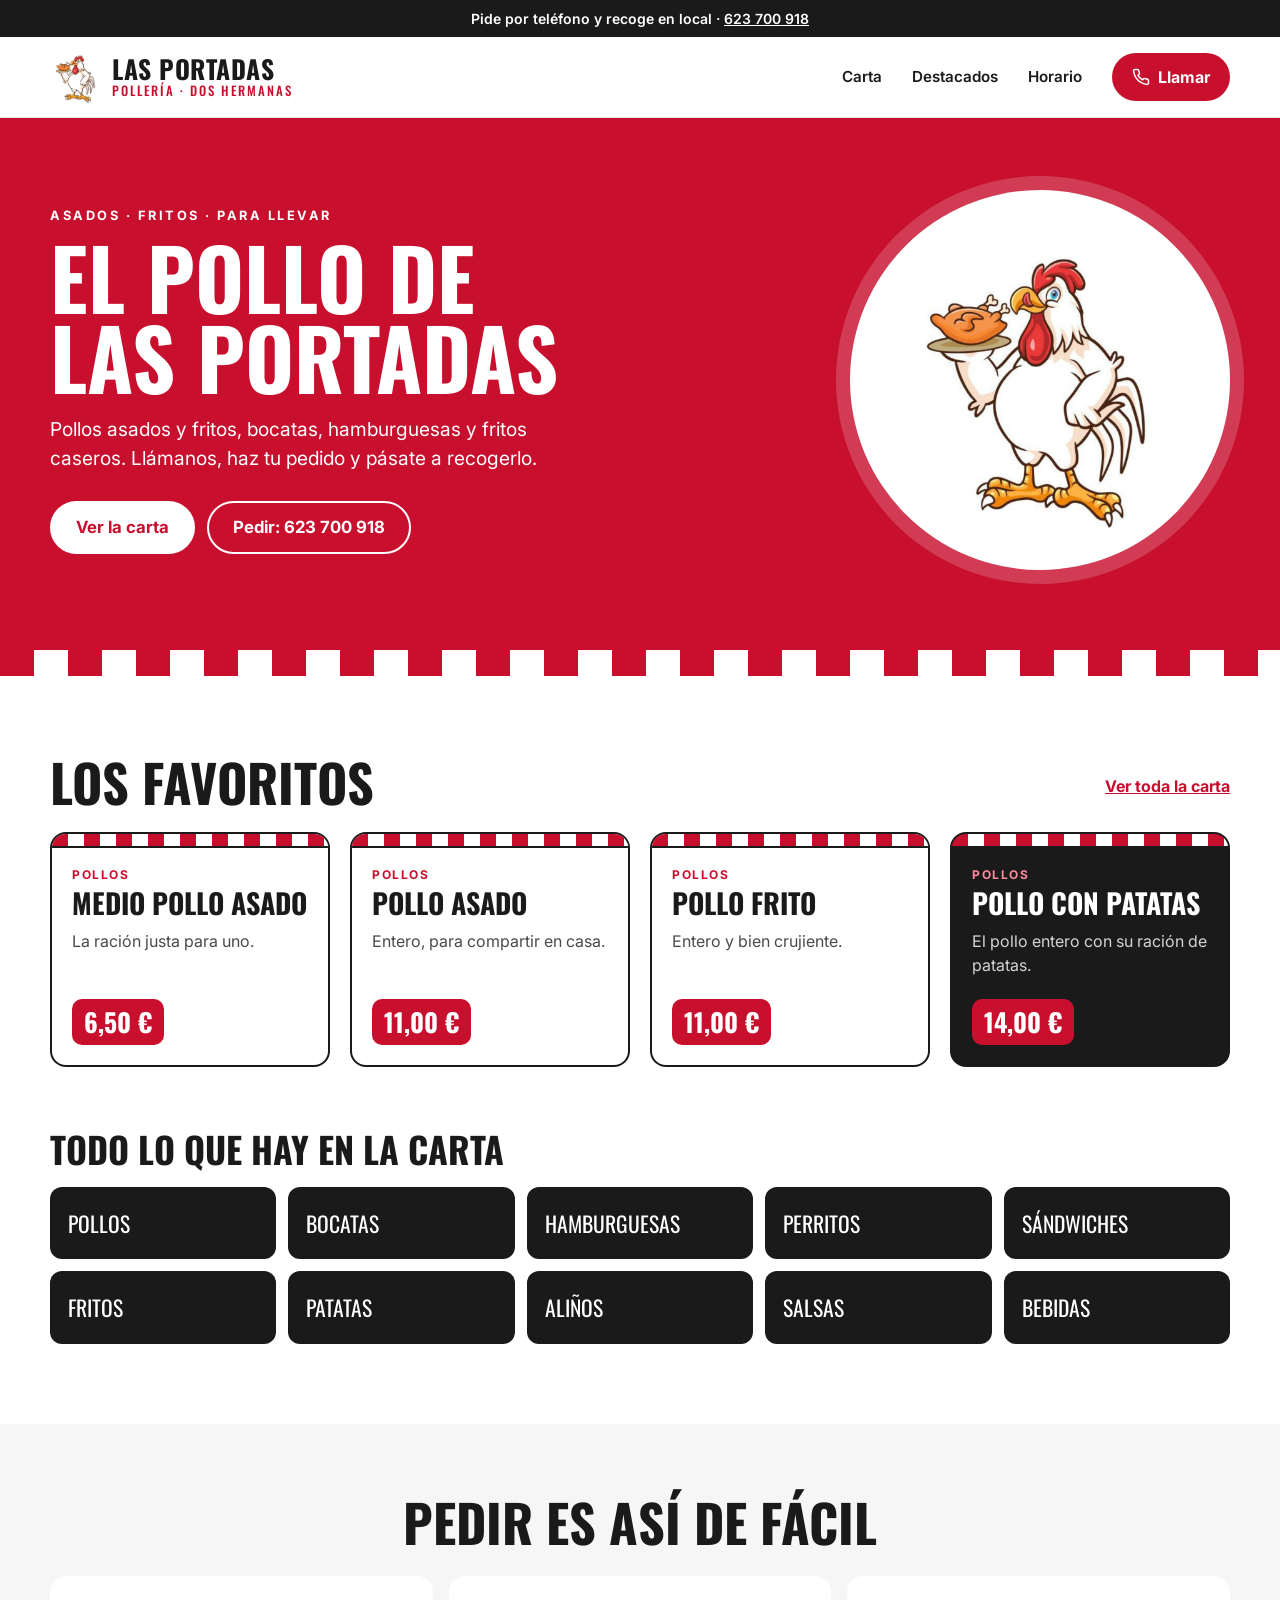
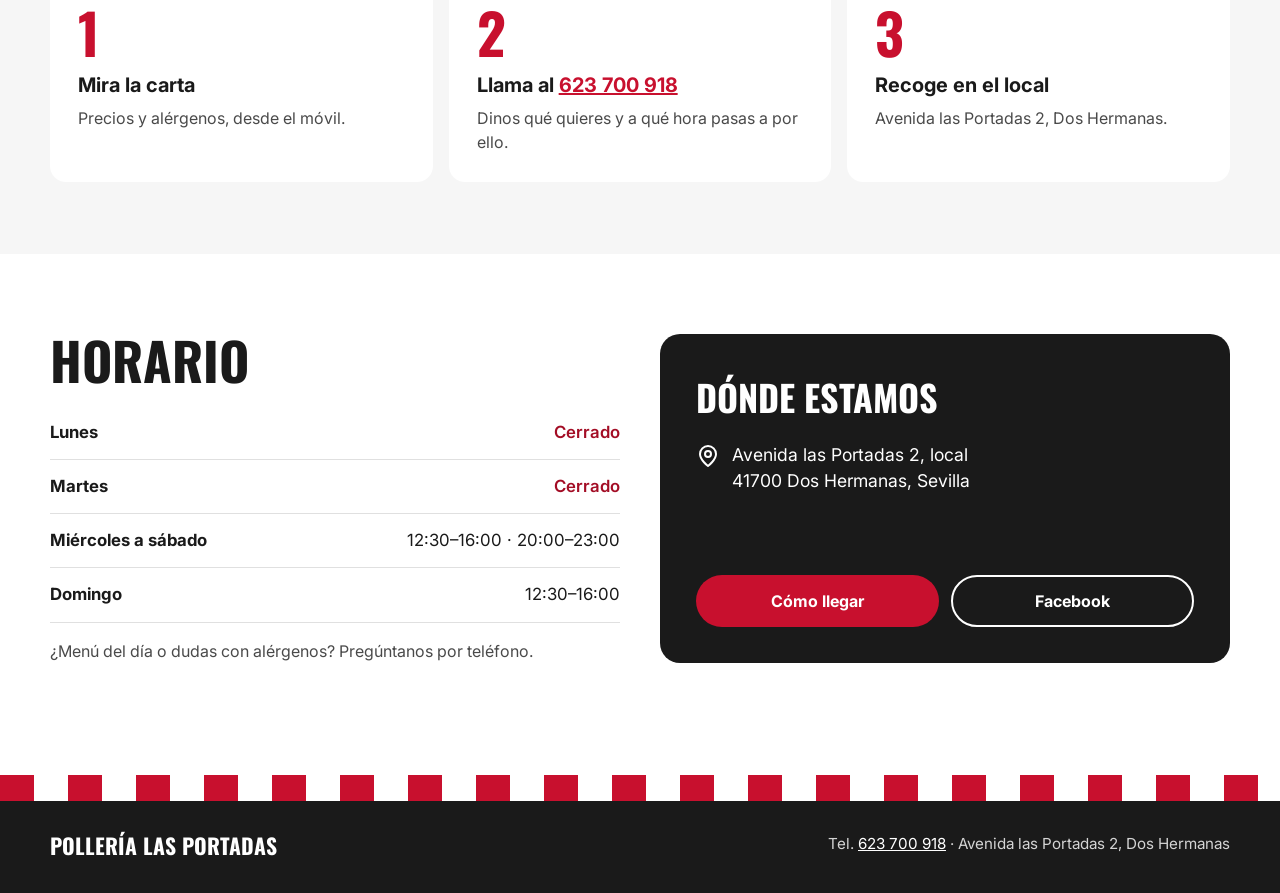
<file: index.html>
<!doctype html>
<html lang="es">
<head>
    <meta charset="utf-8">
    <meta name="viewport" content="width=device-width, initial-scale=1">
    <title>Pollería Las Portadas</title>
    <meta name="description" content="Pollos asados, fritos, bocatas, hamburguesas, sándwiches, fritos y mucho más. Consulta nuestra carta online.">
    <meta name="theme-color" content="#C8102E">
    <link rel="icon" type="image/png" href="carta/logo-polleria.png">
    <script async src="https://www.googletagmanager.com/gtag/js?id=G-RHN89GTXF9"></script>
    <script>
      window.dataLayer = window.dataLayer || [];
      function gtag(){dataLayer.push(arguments);}
      gtag('js', new Date());

      gtag('config', 'G-RHN89GTXF9');
    </script>
    <link rel="preconnect" href="https://fonts.googleapis.com">
    <link rel="preconnect" href="https://fonts.gstatic.com" crossorigin>
    <link rel="stylesheet" href="https://fonts.googleapis.com/css2?family=Oswald:wght@500;700&family=Inter:wght@400;600;700&display=swap">
    <link rel="stylesheet" href="web.css">
</head>
<body>
    <a href="#contenido" class="skip-link">Saltar al contenido</a>

    <div class="topbar">
        Pide por teléfono y recoge en local · <a href="tel:+34623700918">623 700 918</a>
    </div>

    <header class="header">
        <div class="container header__inner">
            <a href="./" class="brand" aria-label="Ir al inicio de Pollería Las Portadas">
                <img src="carta/logo-polleria.png" alt="" class="brand__logo" width="52" height="52">
                <span class="brand__text">
                    <span class="brand__name">Las Portadas</span>
                    <span class="brand__tag">Pollería · Dos Hermanas</span>
                </span>
            </a>

            <nav class="nav" aria-label="Navegación principal">
                <a href="carta/index.html" class="nav__link">Carta</a>
                <a href="#destacados" class="nav__link">Destacados</a>
                <a href="#horario" class="nav__link">Horario</a>
            </nav>

            <a href="tel:+34623700918" class="button button--call">
                <svg class="icon" viewBox="0 0 24 24" aria-hidden="true"><path d="M22 16.9v3a2 2 0 0 1-2.2 2 19.8 19.8 0 0 1-8.6-3.1 19.5 19.5 0 0 1-6-6A19.8 19.8 0 0 1 2.1 4.2 2 2 0 0 1 4.1 2h3a2 2 0 0 1 2 1.7c.1.9.4 1.8.7 2.7a2 2 0 0 1-.5 2.1L8 9.8a16 16 0 0 0 6 6l1.3-1.3a2 2 0 0 1 2.1-.4c.9.3 1.8.6 2.7.7a2 2 0 0 1 1.7 2z"/></svg>
                Llamar
            </a>
        </div>
    </header>

    <main id="contenido">
        <section class="hero">
            <div class="container hero__inner">
                <div class="hero__content">
                    <p class="hero__eyebrow">Asados · Fritos · Para llevar</p>
                    <h1 class="hero__title">El pollo de<br>Las Portadas</h1>
                    <p class="hero__text">
                        Pollos asados y fritos, bocatas, hamburguesas y fritos caseros.
                        Llámanos, haz tu pedido y pásate a recogerlo.
                    </p>
                    <div class="hero__actions">
                        <a href="carta/index.html" class="button button--light">Ver la carta</a>
                        <a href="tel:+34623700918" class="button button--outline">Pedir: 623 700 918</a>
                    </div>
                </div>

                <div class="hero__visual">
                    <div class="hero__badge">
                        <img src="carta/logo-polleria.png" alt="Mascota de Pollería Las Portadas: un gallo con un pollo asado" width="300" height="300">
                    </div>
                </div>
            </div>
            <div class="stripes" aria-hidden="true"></div>
        </section>

        <section class="section" id="destacados">
            <div class="container">
                <div class="section__head">
                    <h2 class="section__title">Los favoritos</h2>
                    <a href="carta/index.html" class="section__link">Ver toda la carta</a>
                </div>

                <div class="products">
                    <article class="product">
                        <div class="product__stripes" aria-hidden="true"></div>
                        <div class="product__body">
                            <p class="product__category">Pollos</p>
                            <h3 class="product__name">Medio pollo asado</h3>
                            <p class="product__text">La ración justa para uno.</p>
                            <p class="product__price">6,50 €</p>
                        </div>
                    </article>

                    <article class="product">
                        <div class="product__stripes" aria-hidden="true"></div>
                        <div class="product__body">
                            <p class="product__category">Pollos</p>
                            <h3 class="product__name">Pollo asado</h3>
                            <p class="product__text">Entero, para compartir en casa.</p>
                            <p class="product__price">11,00 €</p>
                        </div>
                    </article>

                    <article class="product">
                        <div class="product__stripes" aria-hidden="true"></div>
                        <div class="product__body">
                            <p class="product__category">Pollos</p>
                            <h3 class="product__name">Pollo frito</h3>
                            <p class="product__text">Entero y bien crujiente.</p>
                            <p class="product__price">11,00 €</p>
                        </div>
                    </article>

                    <article class="product product--featured">
                        <div class="product__stripes" aria-hidden="true"></div>
                        <div class="product__body">
                            <p class="product__category">Pollos</p>
                            <h3 class="product__name">Pollo con patatas</h3>
                            <p class="product__text">El pollo entero con su ración de patatas.</p>
                            <p class="product__price">14,00 €</p>
                        </div>
                    </article>
                </div>
            </div>
        </section>

        <section class="section section--tight">
            <div class="container">
                <h2 class="section__title section__title--small">Todo lo que hay en la carta</h2>
                <ul class="categories">
                    <li><a href="carta/index.html">Pollos</a></li>
                    <li><a href="carta/index.html">Bocatas</a></li>
                    <li><a href="carta/index.html">Hamburguesas</a></li>
                    <li><a href="carta/index.html">Perritos</a></li>
                    <li><a href="carta/index.html">Sándwiches</a></li>
                    <li><a href="carta/index.html">Fritos</a></li>
                    <li><a href="carta/index.html">Patatas</a></li>
                    <li><a href="carta/index.html">Aliños</a></li>
                    <li><a href="carta/index.html">Salsas</a></li>
                    <li><a href="carta/index.html">Bebidas</a></li>
                </ul>
            </div>
        </section>

        <section class="steps">
            <div class="container">
                <h2 class="section__title section__title--center">Pedir es así de fácil</h2>
                <ol class="steps__list">
                    <li class="step">
                        <span class="step__number" aria-hidden="true">1</span>
                        <h3 class="step__title">Mira la carta</h3>
                        <p class="step__text">Precios y alérgenos, desde el móvil.</p>
                    </li>
                    <li class="step">
                        <span class="step__number" aria-hidden="true">2</span>
                        <h3 class="step__title">Llama al <a href="tel:+34623700918">623 700 918</a></h3>
                        <p class="step__text">Dinos qué quieres y a qué hora pasas a por ello.</p>
                    </li>
                    <li class="step">
                        <span class="step__number" aria-hidden="true">3</span>
                        <h3 class="step__title">Recoge en el local</h3>
                        <p class="step__text">Avenida las Portadas 2, Dos Hermanas.</p>
                    </li>
                </ol>
            </div>
        </section>

        <section class="section" id="horario">
            <div class="container visit">
                <div class="visit__hours">
                    <h2 class="section__title">Horario</h2>
                    <dl class="hours">
                        <div class="hours__row">
                            <dt>Lunes</dt>
                            <dd class="is-closed">Cerrado</dd>
                        </div>
                        <div class="hours__row">
                            <dt>Martes</dt>
                            <dd class="is-closed">Cerrado</dd>
                        </div>
                        <div class="hours__row">
                            <dt>Miércoles a sábado</dt>
                            <dd>12:30–16:00 · 20:00–23:00</dd>
                        </div>
                        <div class="hours__row">
                            <dt>Domingo</dt>
                            <dd>12:30–16:00</dd>
                        </div>
                    </dl>
                    <p class="visit__note">¿Menú del día o dudas con alérgenos? Pregúntanos por teléfono.</p>
                </div>

                <div class="visit__place">
                    <h2 class="visit__title">Dónde estamos</h2>
                    <p class="visit__address">
                        <svg class="icon icon--big" viewBox="0 0 24 24" aria-hidden="true"><path d="M20 10c0 6-8 12-8 12s-8-6-8-12a8 8 0 0 1 16 0z"/><circle cx="12" cy="10" r="3"/></svg>
                        <span>Avenida las Portadas 2, local<br>41700 Dos Hermanas, Sevilla</span>
                    </p>
                    <div class="visit__actions">
                        <a href="https://maps.app.goo.gl/CwfVTnTK6tAssZpx7" class="button button--red" target="_blank" rel="noopener noreferrer">Cómo llegar</a>
                        <a href="https://www.facebook.com/61581440820472/?locale=es_ES" class="button button--outline" target="_blank" rel="noopener noreferrer">Facebook</a>
                    </div>
                </div>
            </div>
        </section>
    </main>

    <footer class="footer">
        <div class="stripes stripes--thin" aria-hidden="true"></div>
        <div class="container footer__inner">
            <strong class="footer__brand">Pollería Las Portadas</strong>
            <span>Tel. <a href="tel:+34623700918">623 700 918</a> · Avenida las Portadas 2, Dos Hermanas</span>
        </div>
    </footer>
</body>
</html>
</file>
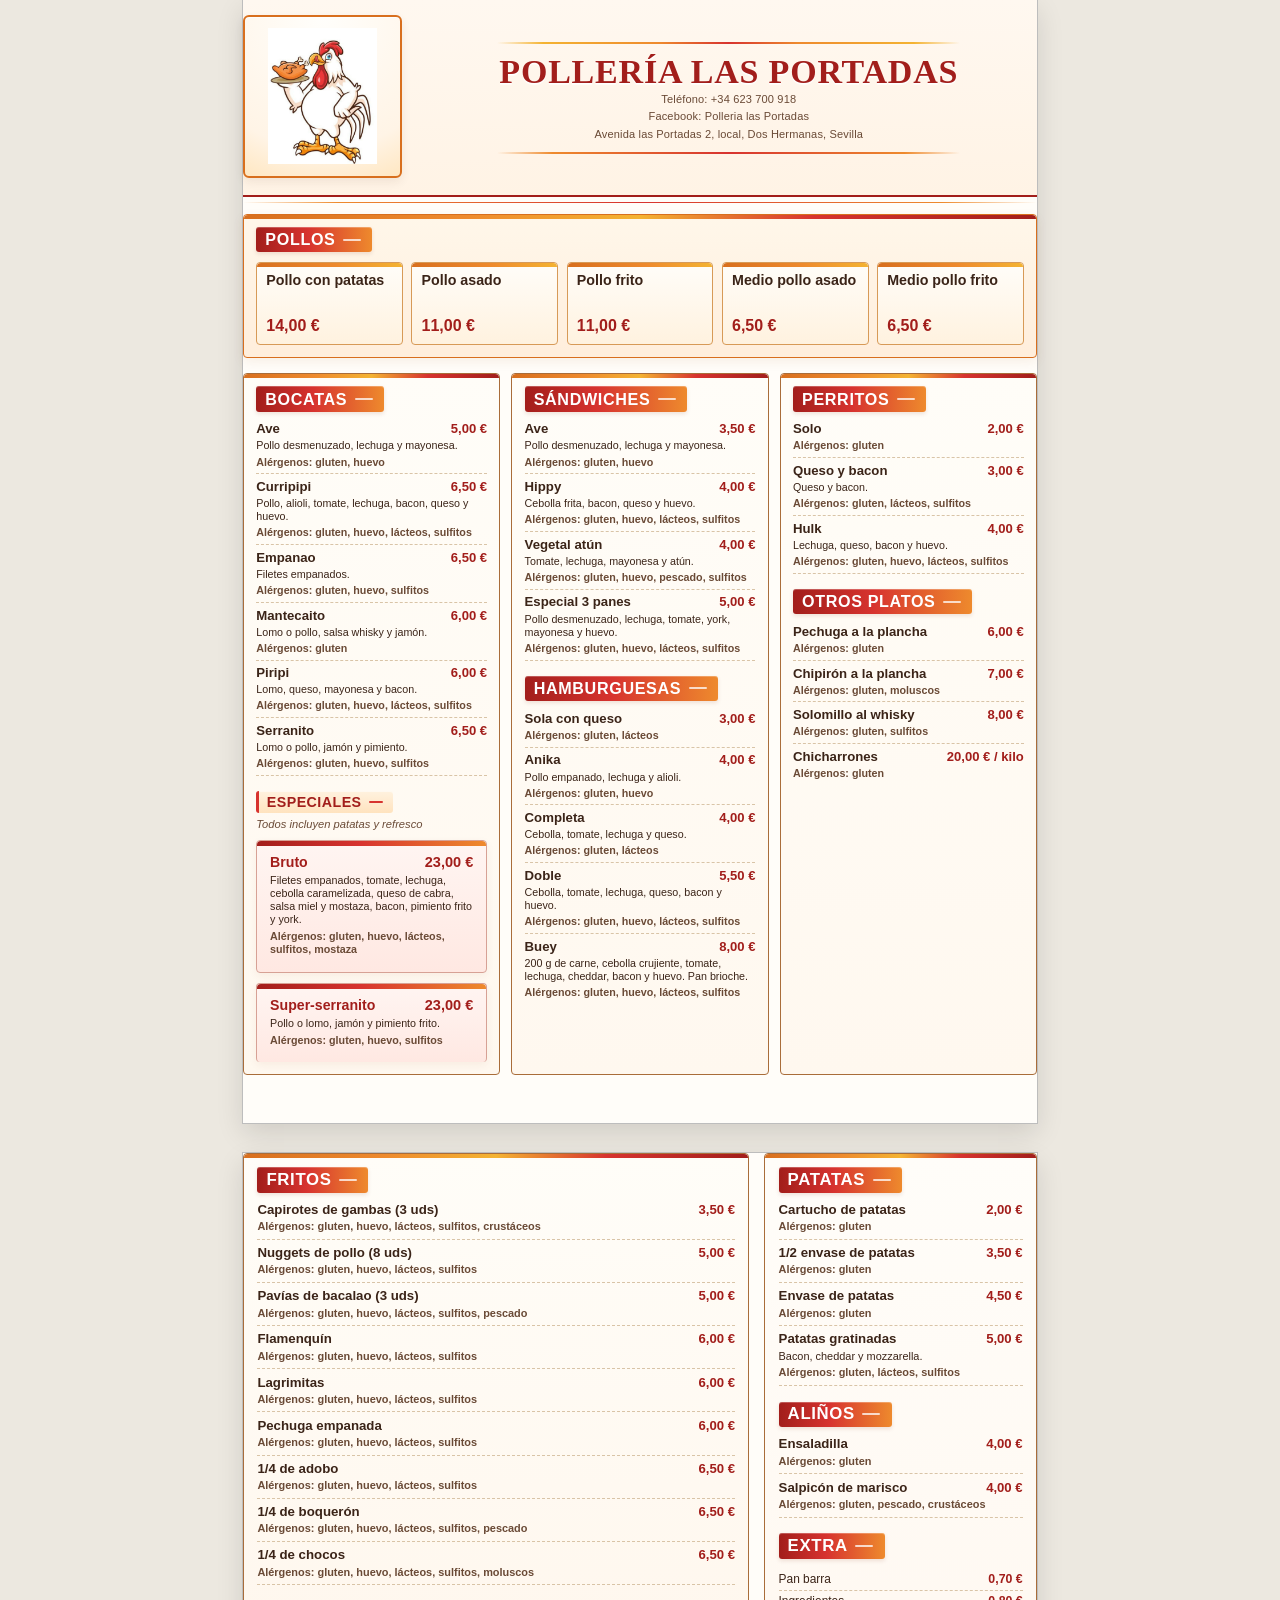
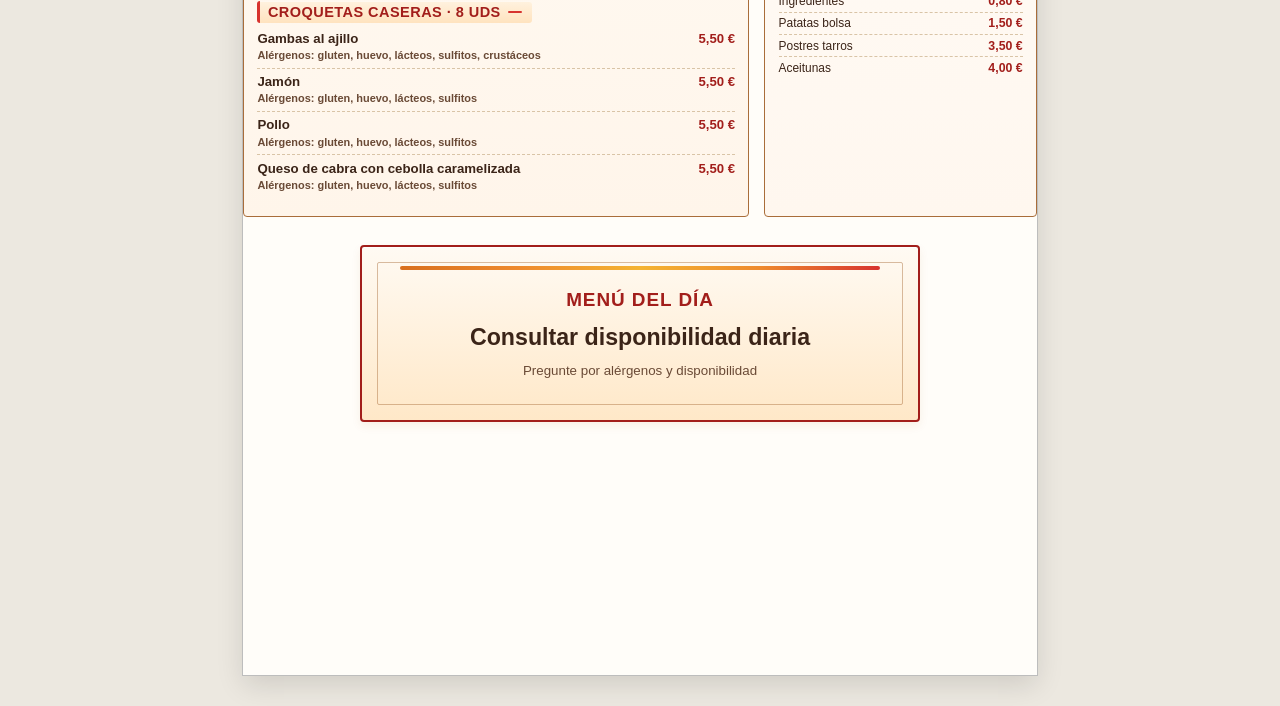
<file: carta/index.html>
<!doctype html>
<html lang="es">
<head>
    <meta charset="utf-8">
    <meta name="viewport" content="width=device-width,initial-scale=1">
    <title>Pollería Las Portadas · Carta</title>
    <link rel="stylesheet" href="carta.css">
</head>
<body>
    <main class="menu-print">
        <section class="sheet front">
            <header class="hero">
                <div class="hero__logo-wrap">
                    <img src="logo-polleria.png" alt="Logo de Pollería Las Portadas" class="hero__logo">
                </div>
                <div class="hero__content">
                    <div class="hero__title-block">
                        <h1>Pollería Las Portadas</h1>
                        <p class="hero__contact">Teléfono: +34 623 700 918</p>
                        <p class="hero__contact">Facebook: Polleria las Portadas</p>
                        <p class="hero__contact">Avenida las Portadas 2, local, Dos Hermanas, Sevilla</p>
                    </div>
                </div>
            </header>

            <section class="card card--hero">
                <div class="section-title-wrap">
                    <h2 class="section-title">Pollos</h2>
                </div>
                <div class="pollos-grid">
                    <article class="poll-item">
                        <h3>Pollo con patatas</h3>
                        <strong>14,00 €</strong>
                    </article>
                    <article class="poll-item">
                        <h3>Pollo asado</h3>
                        <strong>11,00 €</strong>
                    </article>
                    <article class="poll-item">
                        <h3>Pollo frito</h3>
                        <strong>11,00 €</strong>
                    </article>
                    <article class="poll-item">
                        <h3>Medio pollo asado</h3>
                        <strong>6,50 €</strong>
                    </article>
                    <article class="poll-item">
                        <h3>Medio pollo frito</h3>
                        <strong>6,50 €</strong>
                    </article>
                </div>
            </section>

            <div class="grid cols-3 compact-grid">
                <section class="card">
                    <h2 class="section-title">Bocatas</h2>

                    <div class="item">
                        <div class="item__head"><h3>Ave</h3><strong>5,00 €</strong></div>
                        <p class="desc">Pollo desmenuzado, lechuga y mayonesa.</p>
                        <p class="allergens">Alérgenos: gluten, huevo</p>
                    </div>

                    <div class="item">
                        <div class="item__head"><h3>Curripipi</h3><strong>6,50 €</strong></div>
                        <p class="desc">Pollo, alioli, tomate, lechuga, bacon, queso y huevo.</p>
                        <p class="allergens">Alérgenos: gluten, huevo, lácteos, sulfitos</p>
                    </div>

                    <div class="item">
                        <div class="item__head"><h3>Empanao</h3><strong>6,50 €</strong></div>
                        <p class="desc">Filetes empanados.</p>
                        <p class="allergens">Alérgenos: gluten, huevo, sulfitos</p>
                    </div>

                    <div class="item">
                        <div class="item__head"><h3>Mantecaito</h3><strong>6,00 €</strong></div>
                        <p class="desc">Lomo o pollo, salsa whisky y jamón.</p>
                        <p class="allergens">Alérgenos: gluten</p>
                    </div>

                    <div class="item">
                        <div class="item__head"><h3>Piripi</h3><strong>6,00 €</strong></div>
                        <p class="desc">Lomo, queso, mayonesa y bacon.</p>
                        <p class="allergens">Alérgenos: gluten, huevo, lácteos, sulfitos</p>
                    </div>

                    <div class="item">
                        <div class="item__head"><h3>Serranito</h3><strong>6,50 €</strong></div>
                        <p class="desc">Lomo o pollo, jamón y pimiento.</p>
                        <p class="allergens">Alérgenos: gluten, huevo, sulfitos</p>
                    </div>

                    <h3 class="section-subtitle mt">Especiales</h3>
                    <p class="section-subnote">Todos incluyen patatas y refresco</p>

                    <div class="item box featured-box">
                        <div class="item__head"><h3>Bruto</h3><strong>23,00 €</strong></div>
                        <p class="desc">Filetes empanados, tomate, lechuga, cebolla caramelizada, queso de cabra, salsa miel y mostaza, bacon, pimiento frito y york.</p>
                        <p class="allergens">Alérgenos: gluten, huevo, lácteos, sulfitos, mostaza</p>
                    </div>

                    <div class="item box featured-box">
                        <div class="item__head"><h3>Super-serranito</h3><strong>23,00 €</strong></div>
                        <p class="desc">Pollo o lomo, jamón y pimiento frito.</p>
                        <p class="allergens">Alérgenos: gluten, huevo, sulfitos</p>
                    </div>
                </section>

                <section class="card">
                    <h2 class="section-title">Sándwiches</h2>

                    <div class="item">
                        <div class="item__head"><h3>Ave</h3><strong>3,50 €</strong></div>
                        <p class="desc">Pollo desmenuzado, lechuga y mayonesa.</p>
                        <p class="allergens">Alérgenos: gluten, huevo</p>
                    </div>

                    <div class="item">
                        <div class="item__head"><h3>Hippy</h3><strong>4,00 €</strong></div>
                        <p class="desc">Cebolla frita, bacon, queso y huevo.</p>
                        <p class="allergens">Alérgenos: gluten, huevo, lácteos, sulfitos</p>
                    </div>

                    <div class="item">
                        <div class="item__head"><h3>Vegetal atún</h3><strong>4,00 €</strong></div>
                        <p class="desc">Tomate, lechuga, mayonesa y atún.</p>
                        <p class="allergens">Alérgenos: gluten, huevo, pescado, sulfitos</p>
                    </div>

                    <div class="item">
                        <div class="item__head"><h3>Especial 3 panes</h3><strong>5,00 €</strong></div>
                        <p class="desc">Pollo desmenuzado, lechuga, tomate, york, mayonesa y huevo.</p>
                        <p class="allergens">Alérgenos: gluten, huevo, lácteos, sulfitos</p>
                    </div>

                    <h2 class="section-title mt">Hamburguesas</h2>

                    <div class="item">
                        <div class="item__head"><h3>Sola con queso</h3><strong>3,00 €</strong></div>
                        <p class="allergens">Alérgenos: gluten, lácteos</p>
                    </div>

                    <div class="item">
                        <div class="item__head"><h3>Anika</h3><strong>4,00 €</strong></div>
                        <p class="desc">Pollo empanado, lechuga y alioli.</p>
                        <p class="allergens">Alérgenos: gluten, huevo</p>
                    </div>

                    <div class="item">
                        <div class="item__head"><h3>Completa</h3><strong>4,00 €</strong></div>
                        <p class="desc">Cebolla, tomate, lechuga y queso.</p>
                        <p class="allergens">Alérgenos: gluten, lácteos</p>
                    </div>

                    <div class="item">
                        <div class="item__head"><h3>Doble</h3><strong>5,50 €</strong></div>
                        <p class="desc">Cebolla, tomate, lechuga, queso, bacon y huevo.</p>
                        <p class="allergens">Alérgenos: gluten, huevo, lácteos, sulfitos</p>
                    </div>

                    <div class="item">
                        <div class="item__head"><h3>Buey</h3><strong>8,00 €</strong></div>
                        <p class="desc">200 g de carne, cebolla crujiente, tomate, lechuga, cheddar, bacon y huevo. Pan brioche.</p>
                        <p class="allergens">Alérgenos: gluten, huevo, lácteos, sulfitos</p>
                    </div>
                </section>

                <section class="card">
                    <h2 class="section-title">Perritos</h2>

                    <div class="item">
                        <div class="item__head"><h3>Solo</h3><strong>2,00 €</strong></div>
                        <p class="allergens">Alérgenos: gluten</p>
                    </div>

                    <div class="item">
                        <div class="item__head"><h3>Queso y bacon</h3><strong>3,00 €</strong></div>
                        <p class="desc">Queso y bacon.</p>
                        <p class="allergens">Alérgenos: gluten, lácteos, sulfitos</p>
                    </div>

                    <div class="item">
                        <div class="item__head"><h3>Hulk</h3><strong>4,00 €</strong></div>
                        <p class="desc">Lechuga, queso, bacon y huevo.</p>
                        <p class="allergens">Alérgenos: gluten, huevo, lácteos, sulfitos</p>
                    </div>

                    <h2 class="section-title mt">Otros platos</h2>

                    <div class="item">
                        <div class="item__head"><h3>Pechuga a la plancha</h3><strong>6,00 €</strong></div>
                        <p class="allergens">Alérgenos: gluten</p>
                    </div>

                    <div class="item">
                        <div class="item__head"><h3>Chipirón a la plancha</h3><strong>7,00 €</strong></div>
                        <p class="allergens">Alérgenos: gluten, moluscos</p>
                    </div>

                    <div class="item">
                        <div class="item__head"><h3>Solomillo al whisky</h3><strong>8,00 €</strong></div>
                        <p class="allergens">Alérgenos: gluten, sulfitos</p>
                    </div>

                    <div class="item">
                        <div class="item__head"><h3>Chicharrones</h3><strong>20,00 € / kilo</strong></div>
                        <p class="allergens">Alérgenos: gluten</p>
                    </div>
                </section>
            </div>
        </section>

        <section class="sheet back">
            <div class="back-grid">
                <section class="card back-main">
                    <h2 class="section-title">Fritos</h2>

                    <div class="item">
                        <div class="item__head"><h3>Capirotes de gambas (3 uds)</h3><strong>3,50 €</strong></div>
                        <p class="allergens">Alérgenos: gluten, huevo, lácteos, sulfitos, crustáceos</p>
                    </div>

                    <div class="item">
                        <div class="item__head"><h3>Nuggets de pollo (8 uds)</h3><strong>5,00 €</strong></div>
                        <p class="allergens">Alérgenos: gluten, huevo, lácteos, sulfitos</p>
                    </div>

                    <div class="item">
                        <div class="item__head"><h3>Pavías de bacalao (3 uds)</h3><strong>5,00 €</strong></div>
                        <p class="allergens">Alérgenos: gluten, huevo, lácteos, sulfitos, pescado</p>
                    </div>

                    <div class="item">
                        <div class="item__head"><h3>Flamenquín</h3><strong>6,00 €</strong></div>
                        <p class="allergens">Alérgenos: gluten, huevo, lácteos, sulfitos</p>
                    </div>

                    <div class="item">
                        <div class="item__head"><h3>Lagrimitas</h3><strong>6,00 €</strong></div>
                        <p class="allergens">Alérgenos: gluten, huevo, lácteos, sulfitos</p>
                    </div>

                    <div class="item">
                        <div class="item__head"><h3>Pechuga empanada</h3><strong>6,00 €</strong></div>
                        <p class="allergens">Alérgenos: gluten, huevo, lácteos, sulfitos</p>
                    </div>

                    <div class="item">
                        <div class="item__head"><h3>1/4 de adobo</h3><strong>6,50 €</strong></div>
                        <p class="allergens">Alérgenos: gluten, huevo, lácteos, sulfitos</p>
                    </div>

                    <div class="item">
                        <div class="item__head"><h3>1/4 de boquerón</h3><strong>6,50 €</strong></div>
                        <p class="allergens">Alérgenos: gluten, huevo, lácteos, sulfitos, pescado</p>
                    </div>

                    <div class="item">
                        <div class="item__head"><h3>1/4 de chocos</h3><strong>6,50 €</strong></div>
                        <p class="allergens">Alérgenos: gluten, huevo, lácteos, sulfitos, moluscos</p>
                    </div>

                    <h3 class="section-subtitle mt">Croquetas caseras · 8 uds</h3>

                    <div class="item">
                        <div class="item__head"><h3>Gambas al ajillo</h3><strong>5,50 €</strong></div>
                        <p class="allergens">Alérgenos: gluten, huevo, lácteos, sulfitos, crustáceos</p>
                    </div>

                    <div class="item">
                        <div class="item__head"><h3>Jamón</h3><strong>5,50 €</strong></div>
                        <p class="allergens">Alérgenos: gluten, huevo, lácteos, sulfitos</p>
                    </div>

                    <div class="item">
                        <div class="item__head"><h3>Pollo</h3><strong>5,50 €</strong></div>
                        <p class="allergens">Alérgenos: gluten, huevo, lácteos, sulfitos</p>
                    </div>

                    <div class="item">
                        <div class="item__head"><h3>Queso de cabra con cebolla caramelizada</h3><strong>5,50 €</strong></div>
                        <p class="allergens">Alérgenos: gluten, huevo, lácteos, sulfitos</p>
                    </div>
                </section>

                <section class="card back-side">
                    <h2 class="section-title">Patatas</h2>

                    <div class="item">
                        <div class="item__head"><h3>Cartucho de patatas</h3><strong>2,00 €</strong></div>
                        <p class="allergens">Alérgenos: gluten</p>
                    </div>

                    <div class="item">
                        <div class="item__head"><h3>1/2 envase de patatas</h3><strong>3,50 €</strong></div>
                        <p class="allergens">Alérgenos: gluten</p>
                    </div>

                    <div class="item">
                        <div class="item__head"><h3>Envase de patatas</h3><strong>4,50 €</strong></div>
                        <p class="allergens">Alérgenos: gluten</p>
                    </div>

                    <div class="item">
                        <div class="item__head"><h3>Patatas gratinadas</h3><strong>5,00 €</strong></div>
                        <p class="desc">Bacon, cheddar y mozzarella.</p>
                        <p class="allergens">Alérgenos: gluten, lácteos, sulfitos</p>
                    </div>

                    <h2 class="section-title mt">Aliños</h2>

                    <div class="item">
                        <div class="item__head"><h3>Ensaladilla</h3><strong>4,00 €</strong></div>
                        <p class="allergens">Alérgenos: gluten</p>
                    </div>

                    <div class="item">
                        <div class="item__head"><h3>Salpicón de marisco</h3><strong>4,00 €</strong></div>
                        <p class="allergens">Alérgenos: gluten, pescado, crustáceos</p>
                    </div>

                    <h2 class="section-title mt">Extra</h2>

                    <div class="mini-list">
                        <div><span>Pan barra</span><strong>0,70 €</strong></div>
                        <div><span>Ingredientes</span><strong>0,80 €</strong></div>
                        <div><span>Patatas bolsa</span><strong>1,50 €</strong></div>
                        <div><span>Postres tarros</span><strong>3,50 €</strong></div>
                        <div><span>Aceitunas</span><strong>4,00 €</strong></div>
                    </div>
                </section>
            </div>

            <div class="menu-dia-back">
                <span class="menu-dia-back__top">MENÚ DEL DÍA</span>
                <strong class="menu-dia-back__main">Consultar disponibilidad diaria</strong>
                <p class="menu-dia-back__sub">Pregunte por alérgenos y disponibilidad</p>
            </div>
        </section>
    </main>
</body>
</html>
</file>
<file: web.css>
/* =========================================================
   Pollería Las Portadas · Web (diseño "Rojo clásico")
   Móvil primero: los estilos base son para pantallas
   pequeñas y las @media amplían a tablet y escritorio.
   ========================================================= */

:root {
    --red: #C8102E;
    --red-dark: #8E0B20;
    --ink: #1A1A1A;
    --ink-soft: #4A4A4A;
    --grey-bg: #F6F6F6;
    --line: #E0E0E0;
    --white: #FFFFFF;

    --font-display: "Oswald", "Arial Narrow", Arial, sans-serif;
    --font-body: "Inter", Arial, Helvetica, sans-serif;

    --container: 1180px;
    --gutter: 16px;
    --radius: 16px;
}

*,
*::before,
*::after {
    box-sizing: border-box;
}

html {
    scroll-behavior: smooth;
    -webkit-text-size-adjust: 100%;
}

body {
    margin: 0;
    background: var(--white);
    color: var(--ink);
    font-family: var(--font-body);
    font-size: 1rem;
    line-height: 1.5;
    -webkit-font-smoothing: antialiased;
    overflow-x: hidden;
}

img,
svg {
    display: block;
    max-width: 100%;
}

a {
    color: var(--red);
}

a:hover {
    color: var(--red-dark);
}

:focus-visible {
    outline: 3px solid var(--red);
    outline-offset: 3px;
}

.container {
    width: min(var(--container), 100% - 2 * var(--gutter));
    margin-inline: auto;
}

.skip-link {
    position: absolute;
    left: -9999px;
    top: 0;
    z-index: 100;
    background: var(--ink);
    color: var(--white);
    padding: 12px 16px;
}

.skip-link:focus {
    left: 8px;
    top: 8px;
}

.icon {
    width: 18px;
    height: 18px;
    flex: none;
    fill: none;
    stroke: currentColor;
    stroke-width: 2;
    stroke-linecap: round;
    stroke-linejoin: round;
}

.icon--big {
    width: 24px;
    height: 24px;
    margin-top: 2px;
}

/* Franjas rojas y blancas */
.stripes {
    height: 18px;
    background: repeating-linear-gradient(90deg, var(--red) 0 24px, var(--white) 24px 48px);
}

.stripes--thin {
    height: 10px;
    background: repeating-linear-gradient(90deg, var(--red) 0 14px, var(--white) 14px 28px);
}

/* =========================
   BOTONES
   ========================= */

.button {
    display: inline-flex;
    align-items: center;
    justify-content: center;
    gap: 8px;
    min-height: 48px;
    padding: 12px 24px;
    border-radius: 999px;
    border: 2px solid transparent;
    font-weight: 700;
    font-size: 1rem;
    text-decoration: none;
    text-align: center;
    transition: background-color .15s, color .15s, transform .15s;
}

.button:active {
    transform: scale(.97);
}

.button--light {
    background: var(--white);
    color: var(--red);
}

.button--light:hover {
    background: #FBE7EA;
    color: var(--red-dark);
}

.button--outline {
    border-color: var(--white);
    color: var(--white);
}

.button--outline:hover {
    background: var(--white);
    color: var(--red);
}

.button--red,
.button--call {
    background: var(--red);
    color: var(--white);
}

.button--red:hover,
.button--call:hover {
    background: var(--red-dark);
    color: var(--white);
}

/* =========================
   BARRA SUPERIOR Y CABECERA
   ========================= */

.topbar {
    background: var(--ink);
    color: var(--white);
    font-size: .875rem;
    font-weight: 600;
    text-align: center;
    padding: 8px var(--gutter);
}

.topbar a {
    color: var(--white);
    white-space: nowrap;
}

.header {
    position: sticky;
    top: 0;
    z-index: 30;
    background: var(--white);
    border-bottom: 1px solid #E6E6E6;
}

.header__inner {
    display: grid;
    grid-template-columns: 1fr auto;
    grid-template-areas:
        "brand call"
        "nav   nav";
    align-items: center;
    gap: 8px 16px;
    padding: 10px 0 0;
}

.brand {
    grid-area: brand;
    display: flex;
    align-items: center;
    gap: 10px;
    min-width: 0;
    color: var(--ink);
    text-decoration: none;
}

.brand:hover {
    color: var(--ink);
}

.brand__logo {
    width: 44px;
    height: 44px;
    object-fit: contain;
}

.brand__text {
    display: flex;
    flex-direction: column;
    min-width: 0;
    line-height: 1;
}

.brand__name {
    font-family: var(--font-display);
    font-weight: 700;
    font-size: 1.35rem;
    letter-spacing: .5px;
    text-transform: uppercase;
}

.brand__tag {
    margin-top: 3px;
    font-family: var(--font-display);
    font-weight: 500;
    font-size: .75rem;
    letter-spacing: 1.5px;
    text-transform: uppercase;
    color: var(--red);
}

.button--call {
    grid-area: call;
    min-height: 44px;
    padding: 10px 18px;
}

.nav {
    grid-area: nav;
    display: flex;
    justify-content: space-around;
    border-top: 1px solid #EFEFEF;
}

.nav__link {
    flex: 1;
    display: flex;
    align-items: center;
    justify-content: center;
    min-height: 46px;
    color: var(--ink);
    font-weight: 600;
    font-size: .95rem;
    text-decoration: none;
}

.nav__link:hover {
    color: var(--red);
}

/* =========================
   HERO
   ========================= */

.hero {
    background: var(--red);
    color: var(--white);
    overflow: hidden;
}

.hero__inner {
    display: flex;
    flex-direction: column-reverse;
    align-items: center;
    gap: 28px;
    padding: 36px 0 44px;
}

.hero__content {
    width: 100%;
    text-align: center;
}

.hero__eyebrow {
    margin: 0 0 12px;
    font-size: .8rem;
    font-weight: 700;
    letter-spacing: 2.5px;
    text-transform: uppercase;
}

.hero__title {
    margin: 0;
    font-family: var(--font-display);
    font-weight: 700;
    font-size: clamp(2.75rem, 11vw, 5.25rem);
    line-height: .95;
    text-transform: uppercase;
}

.hero__text {
    margin: 18px auto 0;
    max-width: 32rem;
    font-size: clamp(1rem, 2.6vw, 1.2rem);
}

.hero__actions {
    display: flex;
    flex-direction: column;
    gap: 12px;
    margin-top: 28px;
}

.hero__actions .button {
    min-height: 52px;
    font-size: 1.05rem;
}

.hero__visual {
    display: flex;
    justify-content: center;
}

.hero__badge {
    width: clamp(190px, 56vw, 380px);
    aspect-ratio: 1;
    border-radius: 50%;
    background: var(--white);
    display: flex;
    align-items: center;
    justify-content: center;
    box-shadow: 0 0 0 clamp(8px, 2vw, 14px) rgba(255, 255, 255, .18);
}

.hero__badge img {
    width: 78%;
    height: 78%;
    object-fit: contain;
}

/* =========================
   SECCIONES
   ========================= */

.section {
    padding: 56px 0 24px;
}

.section--tight {
    padding: 24px 0 56px;
}

.section__head {
    display: flex;
    align-items: flex-end;
    justify-content: space-between;
    flex-wrap: wrap;
    gap: 8px 16px;
    margin-bottom: 24px;
}

.section__title {
    margin: 0;
    font-family: var(--font-display);
    font-weight: 700;
    font-size: clamp(2rem, 6vw, 3.25rem);
    line-height: 1;
    text-transform: uppercase;
}

.section__title--small {
    margin-bottom: 20px;
    font-size: clamp(1.6rem, 4.5vw, 2.25rem);
}

.section__title--center {
    margin-bottom: 28px;
    text-align: center;
}

.section__link {
    display: inline-flex;
    align-items: center;
    min-height: 44px;
    font-weight: 700;
}

/* Productos destacados (sin fotos: tarjeta tipográfica) */
.products {
    display: grid;
    grid-template-columns: 1fr;
    gap: 16px;
}

.product {
    display: flex;
    flex-direction: column;
    border: 2px solid var(--ink);
    border-radius: var(--radius);
    overflow: hidden;
    background: var(--white);
}

.product__stripes {
    height: 14px;
    background: repeating-linear-gradient(90deg, var(--red) 0 16px, var(--white) 16px 32px);
    border-bottom: 2px solid var(--ink);
}

.product__body {
    flex: 1;
    display: grid;
    grid-template-columns: 1fr auto;
    grid-template-areas:
        "category price"
        "name     price"
        "text     text";
    align-items: center;
    gap: 4px 16px;
    padding: 18px 20px 20px;
}

.product__category {
    grid-area: category;
    margin: 0;
    font-size: .75rem;
    font-weight: 700;
    letter-spacing: 1.5px;
    text-transform: uppercase;
    color: var(--red);
}

.product__name {
    grid-area: name;
    margin: 0;
    font-family: var(--font-display);
    font-weight: 700;
    font-size: 1.6rem;
    line-height: 1.05;
    text-transform: uppercase;
}

.product__text {
    grid-area: text;
    margin: 8px 0 0;
    color: var(--ink-soft);
}

.product__price {
    grid-area: price;
    margin: 0;
    font-family: var(--font-display);
    font-weight: 700;
    font-size: 1.6rem;
    line-height: 1;
    white-space: nowrap;
    color: var(--white);
    background: var(--red);
    padding: 10px 12px;
    border-radius: 10px;
}

.product--featured {
    background: var(--ink);
    color: var(--white);
}

.product--featured .product__category {
    color: #FF8A9B;
}

.product--featured .product__text {
    color: #D4D4D4;
}

/* Categorías de la carta */
.categories {
    list-style: none;
    margin: 0;
    padding: 0;
    display: grid;
    grid-template-columns: repeat(2, 1fr);
    gap: 10px;
}

.categories a {
    display: flex;
    align-items: center;
    min-height: 56px;
    padding: 14px 16px;
    border-radius: 12px;
    background: var(--ink);
    color: var(--white);
    font-family: var(--font-display);
    font-size: 1.15rem;
    text-transform: uppercase;
    text-decoration: none;
    transition: background-color .15s;
}

.categories a:hover {
    background: var(--red);
    color: var(--white);
}

/* Cómo pedir */
.steps {
    background: var(--grey-bg);
    padding: 56px 0;
}

.steps__list {
    list-style: none;
    margin: 0;
    padding: 0;
    display: grid;
    grid-template-columns: 1fr;
    gap: 16px;
}

.step {
    background: var(--white);
    border-radius: var(--radius);
    padding: 24px;
}

.step__number {
    display: block;
    font-family: var(--font-display);
    font-weight: 700;
    font-size: 3rem;
    line-height: 1;
    color: var(--red);
}

.step__title {
    margin: 10px 0 6px;
    font-size: 1.25rem;
}

.step__title a {
    white-space: nowrap;
}

.step__text {
    margin: 0;
    color: var(--ink-soft);
}

/* Horario y dirección */
.visit {
    display: grid;
    grid-template-columns: 1fr;
    gap: 32px;
    padding-bottom: 40px;
}

.hours {
    margin: 20px 0 0;
}

.hours__row {
    display: flex;
    flex-wrap: wrap;
    justify-content: space-between;
    gap: 4px 16px;
    padding: 14px 0;
    border-bottom: 1px solid var(--line);
    font-size: 1.05rem;
}

.hours dt {
    font-weight: 700;
}

.hours dd {
    margin: 0;
}

.hours .is-closed {
    color: #A30D25;
    font-weight: 600;
}

.visit__note {
    margin: 16px 0 0;
    color: var(--ink-soft);
}

.visit__place {
    background: var(--ink);
    color: var(--white);
    border-radius: 20px;
    padding: 28px 24px;
    display: flex;
    flex-direction: column;
    gap: 18px;
}

.visit__title {
    margin: 0;
    font-family: var(--font-display);
    font-weight: 700;
    font-size: clamp(1.75rem, 5vw, 2.25rem);
    text-transform: uppercase;
}

.visit__address {
    margin: 0;
    display: flex;
    gap: 12px;
    font-size: 1.1rem;
}

.visit__actions {
    display: flex;
    flex-wrap: wrap;
    gap: 12px;
    margin-top: auto;
}

.visit__actions .button {
    flex: 1 1 160px;
}

/* =========================
   PIE
   ========================= */

.footer {
    background: var(--ink);
    color: var(--white);
}

.footer__inner {
    display: flex;
    flex-direction: column;
    gap: 8px;
    padding: 28px 0 32px;
    font-size: .95rem;
}

.footer__inner span {
    color: #D4D4D4;
}

.footer__inner a {
    color: var(--white);
    white-space: nowrap;
}

.footer__brand {
    font-family: var(--font-display);
    font-size: 1.35rem;
    text-transform: uppercase;
}

/* =========================
   TABLET (≥ 600px)
   ========================= */

@media (min-width: 600px) {
    :root {
        --gutter: 24px;
    }

    .hero__actions {
        flex-direction: row;
        justify-content: center;
        flex-wrap: wrap;
    }

    .products {
        grid-template-columns: repeat(2, 1fr);
        gap: 20px;
    }

    .categories {
        gap: 12px;
    }

    .steps__list {
        grid-template-columns: repeat(3, 1fr);
    }

    .footer__inner {
        flex-direction: row;
        flex-wrap: wrap;
        justify-content: space-between;
        align-items: center;
    }
}

/* =========================
   ESCRITORIO PEQUEÑO (≥ 860px)
   ========================= */

@media (min-width: 860px) {
    .header__inner {
        grid-template-columns: auto 1fr auto;
        grid-template-areas: "brand nav call";
        gap: 24px;
        padding: 14px 0;
    }

    .brand__logo {
        width: 52px;
        height: 52px;
    }

    .brand__name {
        font-size: 1.6rem;
    }

    .brand__tag {
        font-size: .8rem;
        letter-spacing: 2px;
    }

    .nav {
        justify-content: flex-end;
        gap: 18px;
        border-top: 0;
    }

    .nav__link {
        flex: none;
        min-height: 44px;
        padding: 0 6px;
    }

    .hero__inner {
        flex-direction: row;
        justify-content: space-between;
        gap: 48px;
        padding: 72px 0 80px;
    }

    .hero__content {
        flex: 1 1 0;
        text-align: left;
    }

    .hero__text {
        margin-left: 0;
    }

    .hero__actions {
        justify-content: flex-start;
    }

    .hero__visual {
        flex: 0 0 auto;
    }

    .hero__badge {
        width: clamp(280px, 32vw, 380px);
    }

    .stripes {
        height: 26px;
        background: repeating-linear-gradient(90deg, var(--red) 0 34px, var(--white) 34px 68px);
    }

    .section {
        padding: 80px 0 32px;
    }

    .section--tight {
        padding: 32px 0 80px;
    }

    .categories {
        grid-template-columns: repeat(5, 1fr);
    }

    .categories a {
        font-size: 1.35rem;
        padding: 20px 18px;
    }

    .steps {
        padding: 72px 0;
    }

    .step {
        padding: 28px;
    }

    .step__number {
        font-size: 3.5rem;
    }

    .visit {
        grid-template-columns: 1fr 1fr;
        gap: 40px;
        padding-bottom: 80px;
    }

    .visit__place {
        padding: 36px;
    }
}

/* =========================
   ESCRITORIO (≥ 1100px)
   ========================= */

@media (min-width: 1100px) {
    .products {
        grid-template-columns: repeat(4, 1fr);
    }

    /* En 4 columnas: nombre arriba y precio alineado abajo en todas las tarjetas */
    .product__body {
        display: flex;
        flex-direction: column;
        align-items: stretch;
        gap: 4px;
    }

    .product__text {
        margin-bottom: 18px;
    }

    .product__price {
        align-self: flex-start;
        margin-top: auto;
    }

    .product__name {
        font-size: 1.75rem;
    }
}

@media (prefers-reduced-motion: reduce) {
    html {
        scroll-behavior: auto;
    }

    .button,
    .categories a {
        transition: none;
    }
}
</file>
<file: carta/carta.css>
@page {
    size: A4;
    margin: 8mm;
}

:root {
    --bg: #fffaf3;
    --paper: #fffdf9;
    --paper-2: #fff6ea;

    --ink: #3b2418;
    --ink-soft: #6a4a36;

    --line: #a96d3a;
    --line-soft: #e9c8a3;

    --brand-red: #d7332f;
    --brand-red-dark: #a21e1b;

    --brand-orange: #ee8a2d;
    --brand-orange-dark: #d86f1e;

    --brand-yellow: #f4b332;
    --brand-yellow-soft: #ffd56f;

    --brand-cream: #fff1dd;

    --panel: #fff4e6;
    --panel-2: #fff8f1;

    --shadow-soft: 0 4px 10px rgba(80, 40, 10, 0.08);
    --inner-shine: inset 0 1px 0 rgba(255,255,255,.75);
}

* {
    box-sizing: border-box;
}

html,
body {
    margin: 0;
    padding: 0;
    background: #ece8e0;
    color: var(--ink);
    font-family: Arial, Helvetica, sans-serif;
}

body {
    -webkit-print-color-adjust: exact;
    print-color-adjust: exact;
}

.menu-print {
    width: 100%;
}

.sheet {
    width: 210mm;
    min-height: 297mm;
    margin: 0 auto 8mm;
    background: var(--paper);
    display: flex;
    flex-direction: column;
    position: relative;
    overflow: visible;
}

/* =========================
   CABECERA
   ========================= */

.hero {
    display: grid;
    grid-template-columns: 42mm 1fr;
    gap: 5mm;
    align-items: center;
    margin-bottom: 4.5mm;
    padding: 4mm 0 4.5mm;
    position: relative;
    border-bottom: 2px solid var(--brand-red-dark);
    background:
        linear-gradient(180deg, #fff8f0 0%, #fff3e5 100%);
}

.hero::after {
    content: "";
    position: absolute;
    left: 0;
    right: 0;
    bottom: -2.2mm;
    height: 1px;
    background: linear-gradient(
        90deg,
        transparent 0,
        var(--brand-orange) 12%,
        var(--brand-red) 50%,
        var(--brand-orange) 88%,
        transparent 100%
    );
}

.hero__logo-wrap {
    border: 2px solid var(--brand-orange-dark);
    background:
        radial-gradient(circle at top, #fffefb 0%, #fff4e6 75%, #ffe7c2 100%);
    min-height: 42mm;
    display: flex;
    align-items: center;
    justify-content: center;
    padding: 3mm;
    box-shadow: var(--inner-shine), var(--shadow-soft);
    border-radius: 6px;
}

.hero__logo {
    max-width: 100%;
    max-height: 36mm;
    object-fit: contain;
    filter: none;
}

.hero__content {
    display: flex;
    align-items: center;
    justify-content: center;
}

.hero__title-block {
    width: 100%;
    text-align: center;
    display: flex;
    flex-direction: column;
    justify-content: center;
    min-height: 100%;
    padding: 1mm 3mm 0;
    position: relative;
}

.hero__title-block::before,
.hero__title-block::after {
    content: "";
    display: block;
    height: 2px;
    width: 78%;
    margin: 0 auto;
    border-radius: 999px;
}

.hero__title-block::before {
    margin-bottom: 2.8mm;
    background: linear-gradient(
        90deg,
        transparent 0,
        var(--brand-yellow) 10%,
        var(--brand-orange) 35%,
        var(--brand-red) 50%,
        var(--brand-orange) 65%,
        var(--brand-yellow) 90%,
        transparent 100%
    );
}

.hero__title-block::after {
    margin-top: 3mm;
    background: linear-gradient(
        90deg,
        transparent 0,
        var(--brand-orange) 12%,
        var(--brand-red) 50%,
        var(--brand-orange) 88%,
        transparent 100%
    );
}

h1 {
    margin: 0;
    font-size: 25.5pt;
    line-height: 1;
    text-transform: uppercase;
    letter-spacing: .8px;
    font-family: Georgia, "Times New Roman", serif;
    font-weight: 700;
    color: var(--brand-red-dark);
    text-shadow:
        0 1px 0 #fff,
        0 2px 0 rgba(255,255,255,.65);
}

.hero__contact {
    margin: 1.1mm 0 0;
    font-size: 8.3pt;
    line-height: 1.2;
    color: var(--ink-soft);
    letter-spacing: .15px;
}

/* =========================
   TARJETAS GENERALES
   ========================= */

.card {
    border: 1.2px solid var(--line);
    background:
        linear-gradient(180deg, #fffdf8 0%, #fff8ef 100%);
    padding: 3.2mm;
    break-inside: avoid;
    position: relative;
    border-radius: 4px;
    box-shadow: var(--inner-shine);
}

.card::before {
    content: "";
    position: absolute;
    left: 0;
    right: 0;
    top: 0;
    height: 4px;
    border-radius: 4px 4px 0 0;
    background: linear-gradient(
        90deg,
        var(--brand-orange-dark) 0%,
        var(--brand-orange) 28%,
        var(--brand-yellow) 50%,
        var(--brand-red) 72%,
        var(--brand-red-dark) 100%
    );
}

.card--hero {
    margin-bottom: 4mm;
    background:
        linear-gradient(180deg, #fff7ea 0%, #ffeedc 100%);
    border: 1.4px solid var(--brand-orange-dark);
    box-shadow:
        var(--inner-shine),
        0 4px 12px rgba(160, 80, 0, .08);
}

/* =========================
   TÍTULOS DE SECCIÓN
   ========================= */

.section-title-wrap {
    display: flex;
    align-items: baseline;
    gap: 4mm;
}

.section-title {
    display: inline-flex;
    align-items: center;
    gap: 2mm;
    margin: 0 0 2.6mm;
    padding: 1.2mm 3mm 1.2mm 2.4mm;
    font-size: 12.1pt;
    line-height: 1;
    text-transform: uppercase;
    letter-spacing: .65px;
    font-weight: 700;
    color: #fff;
    background: linear-gradient(
        90deg,
        var(--brand-red-dark) 0%,
        var(--brand-red) 45%,
        var(--brand-orange) 100%
    );
    border-radius: 3px;
    box-shadow:
        inset 0 1px 0 rgba(255,255,255,.25),
        0 2px 4px rgba(120, 30, 10, .12);
}

.section-title::after {
    content: "";
    width: 18px;
    height: 2px;
    background: rgba(255,255,255,.75);
    border-radius: 999px;
}

.section-subtitle {
    display: inline-flex;
    align-items: center;
    gap: 2mm;
    margin: 0 0 2.2mm;
    padding: 1mm 2.5mm 1mm 2mm;
    font-size: 10.7pt;
    line-height: 1;
    text-transform: uppercase;
    letter-spacing: .45px;
    font-weight: 700;
    color: var(--brand-red-dark);
    background: linear-gradient(
        180deg,
        #fff2df 0%,
        #ffe3bf 100%
    );
    border-left: 3px solid var(--brand-red);
    border-radius: 3px;
    box-shadow: inset 0 1px 0 rgba(255,255,255,.55);
}

.section-subtitle::after {
    content: "";
    width: 14px;
    height: 2px;
    background: var(--brand-red);
    border-radius: 999px;
}

/* =========================
   BLOQUE POLLOS
   ========================= */

.pollos-grid {
    display: grid;
    grid-template-columns: repeat(5, 1fr);
    gap: 2.3mm;
}

.poll-item {
    position: relative;
    border: 1.2px solid #d79a57;
    background:
        linear-gradient(180deg, #fffdf9 0%, #fff2df 100%);
    padding: 2.6mm 2.4mm;
    min-height: 22mm;
    display: flex;
    flex-direction: column;
    justify-content: space-between;
    border-radius: 4px;
    box-shadow: var(--inner-shine);
}

.poll-item::before {
    content: "";
    position: absolute;
    left: 0;
    right: 0;
    top: 0;
    height: 4px;
    border-radius: 4px 4px 0 0;
    background: linear-gradient(
        90deg,
        var(--brand-orange-dark) 0%,
        var(--brand-orange) 55%,
        var(--brand-yellow) 100%
    );
}

.poll-item h3 {
    margin: 0;
    font-size: 10.7pt;
    line-height: 1.12;
    font-weight: 700;
    color: var(--ink);
}

.poll-item strong {
    margin-top: 3mm;
    font-size: 12pt;
    line-height: 1;
    color: var(--brand-red-dark);
}

/* =========================
   GRID Y ITEMS
   ========================= */

.grid {
    display: grid;
    gap: 3mm;
    align-content: start;
}

.cols-3 {
    grid-template-columns: 1fr 1fr 1fr;
}

.item {
    padding: 0 0 1.25mm;
    margin: 0 0 1.25mm;
    border-bottom: 1px dashed #d9c4a7;
}

.item:last-child {
    border-bottom: 0;
    margin-bottom: 0;
    padding-bottom: 0;
}

.item__head,
.mini-list div {
    display: grid;
    grid-template-columns: 1fr auto;
    gap: 2.5mm;
    align-items: start;
}

.item__head h3 {
    margin: 0;
    font-size: 9.9pt;
    line-height: 1.14;
    font-weight: 700;
    color: var(--ink);
}

.item__head strong,
.mini-list strong {
    white-space: nowrap;
    font-size: 9.8pt;
    font-weight: 700;
    color: var(--brand-red-dark);
}

.desc,
.allergens {
    margin: .8mm 0 0;
    font-size: 8.05pt;
    line-height: 1.22;
}

.desc {
    color: var(--ink);
}

.allergens {
    color: var(--ink-soft);
    font-weight: 600;
}

/* =========================
   ESPECIALES
   ========================= */

.box {
    position: relative;
    background:
        linear-gradient(180deg, #fff5f2 0%, #ffe8e2 100%);
    border: 1.4px solid #d7a195;
    padding: 3.5mm 3.4mm 4.1mm;
    margin-bottom: 2.6mm;
    overflow: visible;
    border-radius: 4px;
    box-shadow:
        inset 0 1px 0 rgba(255,255,255,.75),
        0 3px 8px rgba(140, 50, 20, .06);
}

.box:last-child {
    margin-bottom: 0;
    padding-bottom: 4.1mm;
}

.box::before {
    content: "";
    position: absolute;
    left: 0;
    right: 0;
    top: 0;
    height: 5px;
    border-radius: 4px 4px 0 0;
    background: linear-gradient(
        90deg,
        var(--brand-red-dark) 0%,
        var(--brand-red) 45%,
        var(--brand-orange) 100%
    );
}

.box .item__head h3 {
    font-size: 10.6pt;
    color: var(--brand-red-dark);
}

.box .item__head strong {
    font-size: 10.9pt;
    color: var(--brand-red-dark);
}

.box .desc,
.box .allergens {
    line-height: 1.22;
    margin-top: 1mm;
}

.item.box:last-child {
    padding-bottom: 4.1mm;
}

/* =========================
   MINI LISTAS
   ========================= */

.mini-list div {
    padding: 1.05mm 0;
    border-bottom: 1px dashed #d9c4a7;
}

.mini-list div:last-child {
    border-bottom: 0;
}

.mini-list span {
    font-size: 9pt;
    line-height: 1.18;
    color: var(--ink);
}

.mt {
    margin-top: 2.8mm !important;
}

/* =========================
   SEGUNDA PÁGINA
   ========================= */

.sheet.back {
    justify-content: flex-start;
}

.back-grid {
    display: grid;
    grid-template-columns: 1.30fr 0.70fr;
    gap: 4mm;
    align-content: start;
}

.back-main,
.back-side {
    padding: 3.5mm;
}

.sheet.back .back-main {
    background: linear-gradient(180deg, #fffdf8 0%, #fff5ea 100%);
}

.sheet.back .back-side {
    background: linear-gradient(180deg, #fffdf9 0%, #fff7ef 100%);
}

.sheet.back .section-title {
    font-size: 12.6pt;
    margin-bottom: 2.4mm;
}

.sheet.back .section-subtitle {
    font-size: 10.9pt;
    margin-bottom: 2.1mm;
}

.sheet.back .item {
    padding: 0 0 1.4mm;
    margin: 0 0 1.4mm;
}

.sheet.back .item__head h3 {
    font-size: 9.95pt;
    line-height: 1.15;
}

.sheet.back .item__head strong {
    font-size: 9.85pt;
}

.sheet.back .desc,
.sheet.back .allergens {
    font-size: 8.2pt;
    line-height: 1.22;
}

.sheet.back .mini-list span {
    font-size: 8.95pt;
}

.sheet.back .mini-list strong {
    font-size: 9.25pt;
}

.sheet.back .mini-list div {
    padding: .95mm 0;
}

/* =========================
   MENÚ DEL DÍA
   ========================= */

.menu-dia-back {
    position: relative;
    width: 148mm;
    margin: 7.5mm auto 0;
    padding: 11mm 12mm;
    border: 2px solid var(--brand-red-dark);
    background:
        linear-gradient(180deg, #fffaf3 0%, #ffe8c8 100%);
    text-align: center;
    border-radius: 4px;
    box-shadow:
        inset 0 1px 0 rgba(255,255,255,.75),
        0 4px 10px rgba(160, 90, 0, .08);
}

.menu-dia-back::before {
    content: "";
    position: absolute;
    inset: 4mm;
    border: 1px solid rgba(169, 109, 58, .45);
    pointer-events: none;
    border-radius: 2px;
}

.menu-dia-back::after {
    content: "";
    position: absolute;
    left: 10mm;
    right: 10mm;
    top: 5mm;
    height: 4px;
    border-radius: 999px;
    background: linear-gradient(
        90deg,
        var(--brand-orange-dark) 0%,
        var(--brand-orange) 25%,
        var(--brand-yellow) 50%,
        var(--brand-orange) 75%,
        var(--brand-red) 100%
    );
}

.menu-dia-back__top {
    display: block;
    margin-bottom: 3.5mm;
    font-size: 14.2pt;
    font-weight: 700;
    letter-spacing: .95px;
    text-transform: uppercase;
    color: var(--brand-red-dark);
}

.menu-dia-back__main {
    display: block;
    font-size: 17.4pt;
    line-height: 1.14;
    margin-bottom: 3.2mm;
    font-weight: 700;
    color: var(--ink);
}

.menu-dia-back__sub {
    margin: 0;
    font-size: 10pt;
    line-height: 1.2;
    color: var(--ink-soft);
}

/* =========================
   PANTALLA / IMPRESIÓN
   ========================= */

@media screen {
    .sheet {
        box-shadow: 0 0 0 1px #bdbdbd, 0 10px 26px rgba(0,0,0,.12);
    }
}

@media print {
    html,
    body {
        background: #fff;
    }

    .sheet {
        margin: 0;
        box-shadow: none;
        page-break-after: always;
    }

    .sheet:last-child {
        page-break-after: auto;
    }
}
.section-subnote {
    margin: -1mm 0 2.4mm;
    font-size: 8.4pt;
    line-height: 1.2;
    color: var(--ink-soft);
    font-style: italic;
}
</file>
